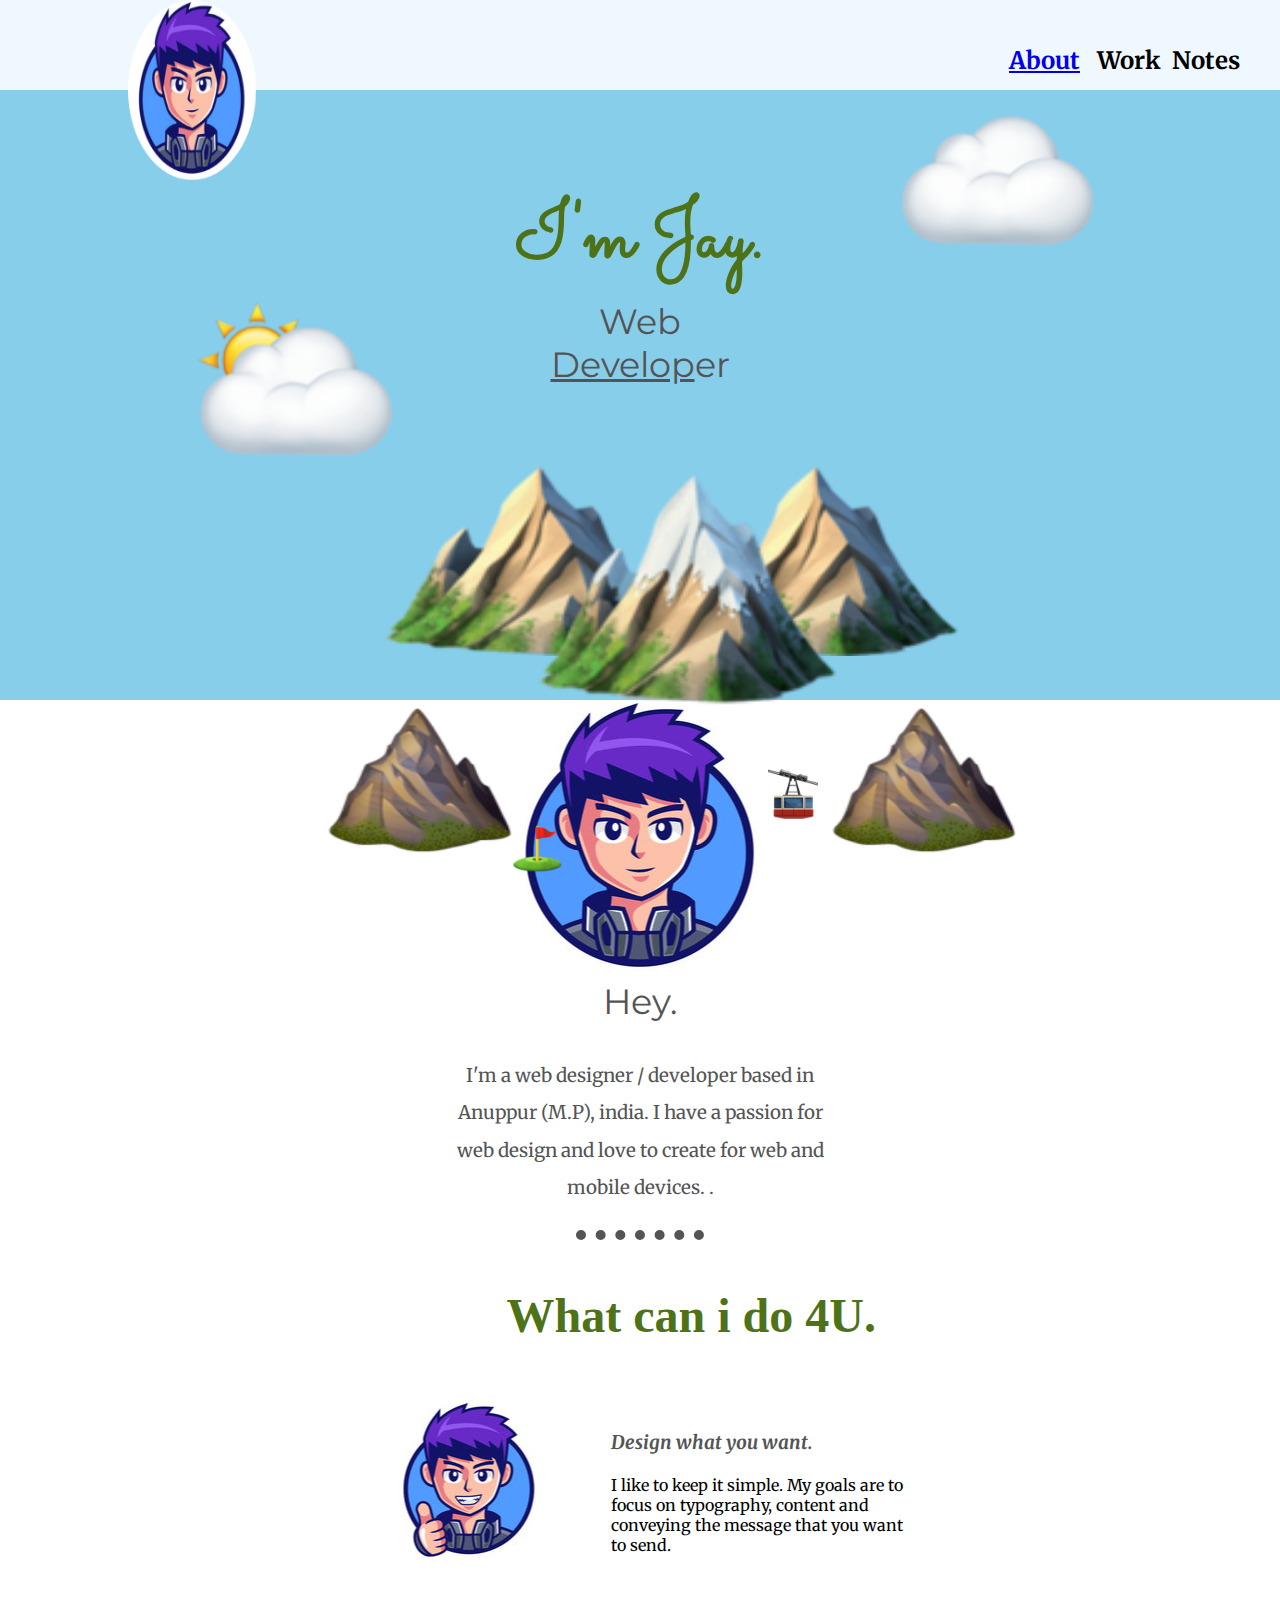
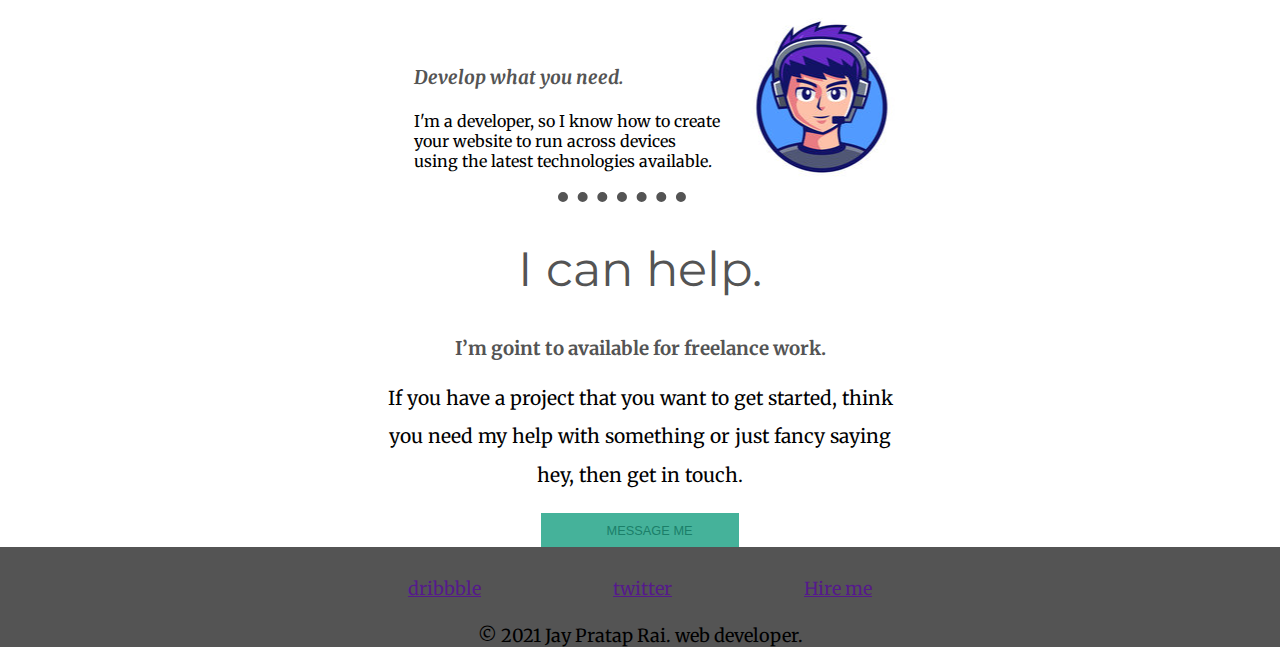
<file: index.html>
<!DOCTYPE html>
<html lang="en">
    <head>
        <title> jayweb</title>
        <meta charset="UTF-8">
        <meta name="viewport" content="width=device-width, initial-scale=1">
        <link href="styles1.css" rel="stylesheet">
        <link rel="icon" href="favicon.ico">
        <link href="https://fonts.googleapis.com/css?family=merriweather|montserrat|sacramento" rel="stylesheet">
    </head>
   <body>
     
        <div class="container1">
          
            <img class="cloud1" src="image/cloud_2601-fe0f.png">
           <div class="mainname">
              <h1> I'm Jay.</h1>
            <h2>Web <scan class="develop">Develop</scan>er </h2>
          </div>
          <img class="suncloud" src="image/sun-behind-large-cloud_1f325-fe0f.png">
            <img class="cloud2"src="image/cloud_2601-fe0f.png">
            <img class="rockmon"src="image/mountain_26f0-fe0f (1).png"><img class="rockmont"src="image/mountain_26f0-fe0f (1).png">
            <img class="goodmon " src="image/mountain_26f0-fe0f.png"> <img class="goodmont" src="image/mountain_26f0-fe0f.png">
             <img class="snowmon" src="image/snow-capped-mountain_1f3d4-fe0f.png">
             <img  class="mcable"src="image/mountain-cableway_1f6a0.png"> <img class="hflag"src="image/flag-in-hole_26f3.png" alt="">
              
        </div> <div class="container2">
            <div class="profile">
              <img src="image/circle-cropped (2).png" alt="">
              <h2> Hey.</h2>
              <h3 class="profilep" > I'm a web designer / developer based in Anuppur (M.P), india. I have a passion for web design and love to create for web and mobile devices. .</h3>
            </div>  

             <hr>
            <div class="container3">
              <h1 class="what">What can i do 4U.</h1>
              
              <div class="skill-row">
                <img class="sk" src="image/circle-cropped (4).png" alt="">
                <div class="frontendD">
                  <h3><em>Design what you want.</em></h3>
                  <h4 class="frontendDS" >I like to keep it simple. My goals are to focus on typography, content and conveying the message that you want to send.</p>
                </div>
                <br><br>
                </div>
              <div class="skill-row2">
               <img class="rk" src="image/circle-cropped (3).png" alt="">
                <div class="frontendR">
                  <h3><em>Develop what you need.</em></h3>
                  <h4 class="frontendRS">I'm a developer, so I know how to create your website to run across devices using the latest technologies available.</p>
                </div>
              </div>

            </div>
            <hr class="h2r">
            <br>
            <div class="contactme">
              <h2 class="help">I can help.</h2>
              <h3>I’m goint to available for freelance work.</h3>
              <h4 class="helps">If you have a project that you want to get started, think you need my help with something or just fancy saying hey, then get in touch.</h4>
              <a class="btn" href="mailto:jayprataprai6099@gmail.com"> MESSAGE ME</a>
            </div>
            <div class="last">
             <div class="as"><a class="dribbble" href="">dribbble</a>
             <a class="twitter" href="">twitter</a>
             <a class="Hire me" href="">Hire me</a>
             <h4>© 2021 Jay Pratap Rai. web developer.</h4>
            </div></div>
          </div>

          <div class="head">
            <img  class="headimg"src="image/circle-cropped (2).png" alt="">
            <a  class="About" href="about.html" alt="">About</a>
           
            <a class="Work"herf="" alt="">Work</a>
            <a class="Notes" herf="" alt="">Notes</a>
           </div>

    </body>
</html>
</file>
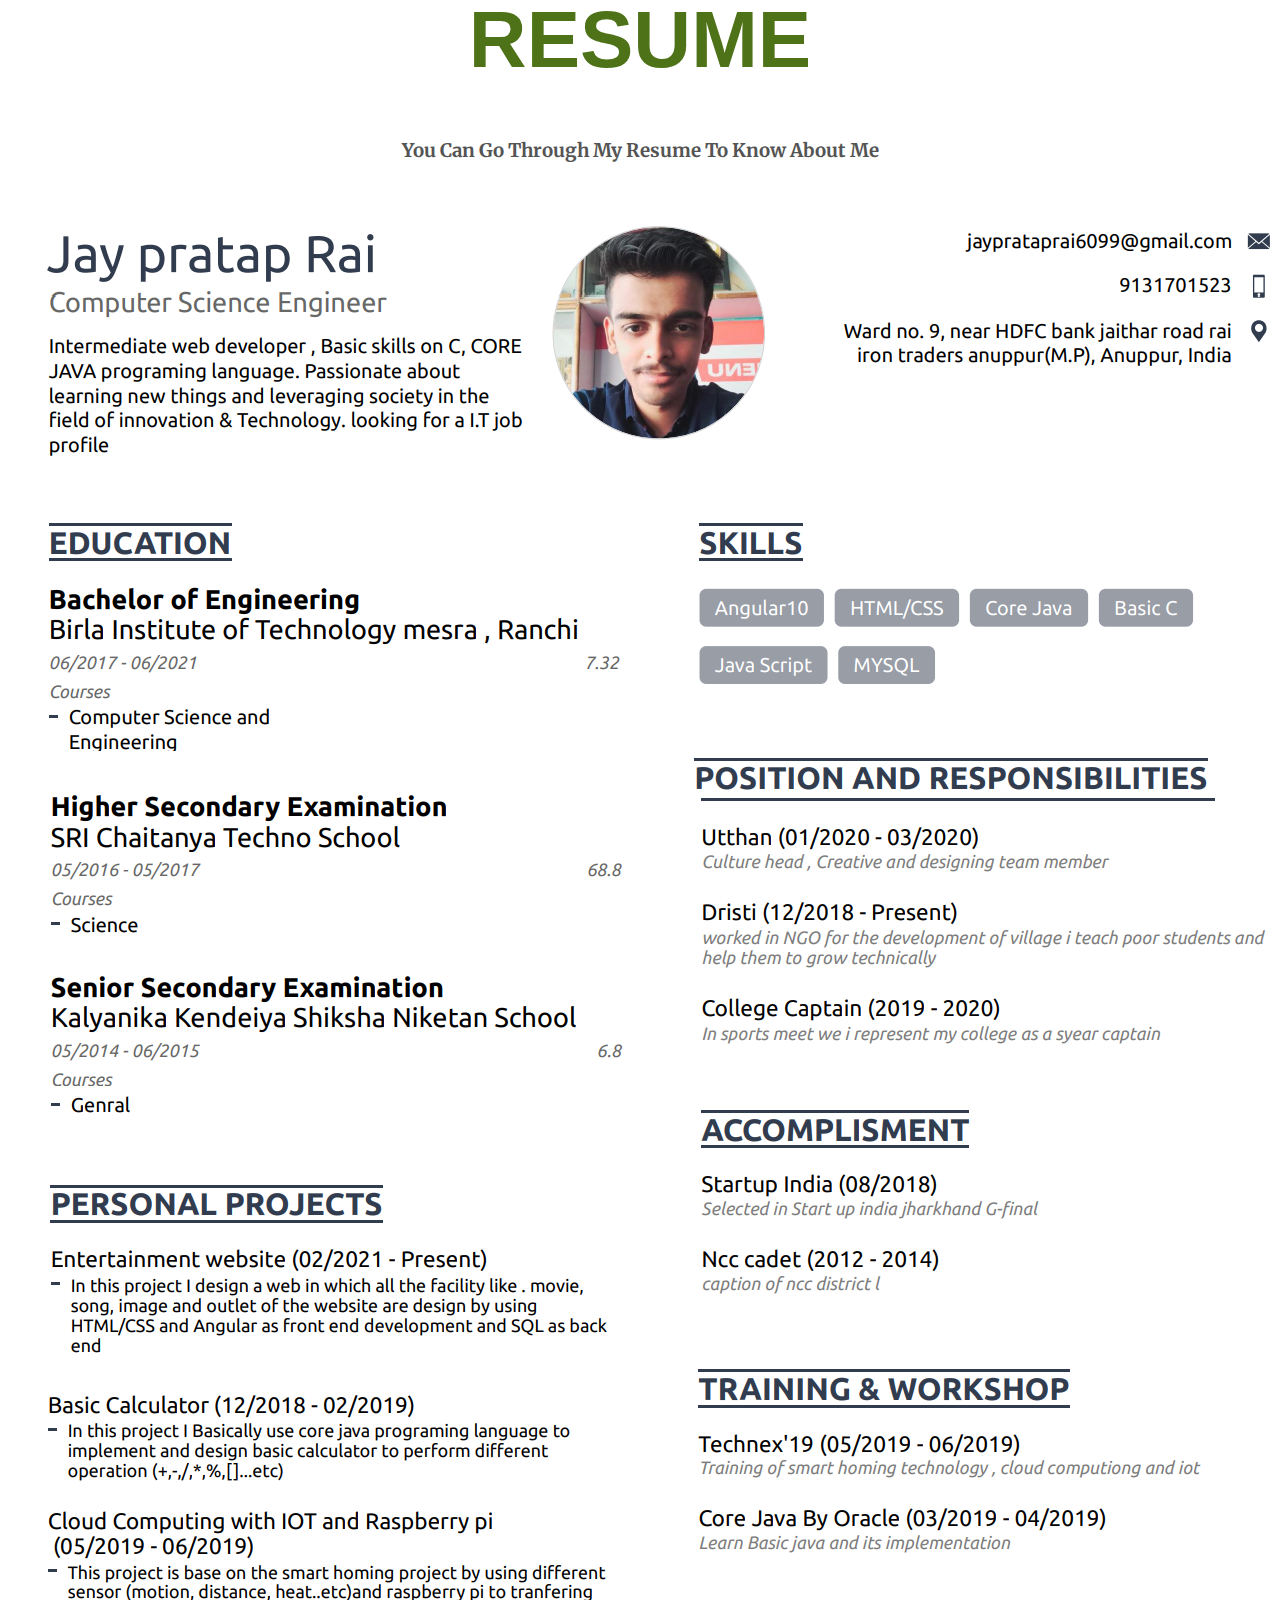
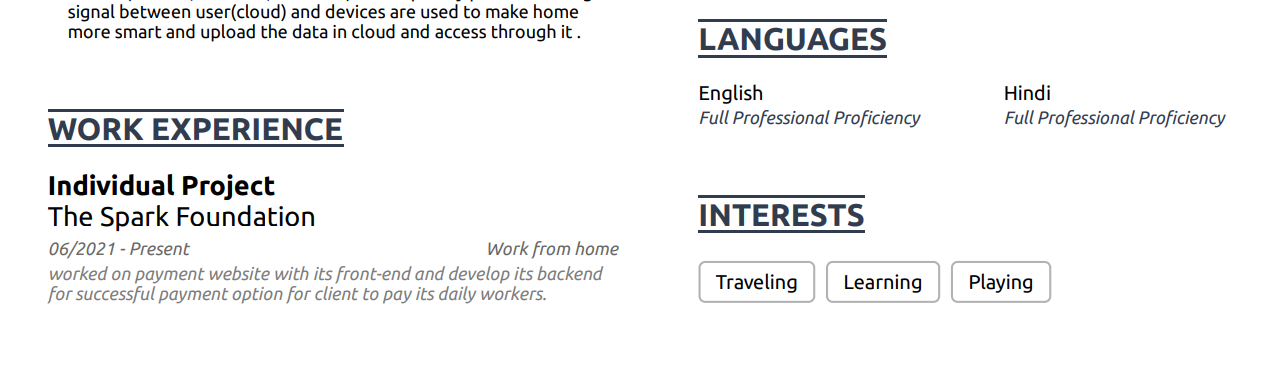
<file: about.html>
<!DOCTYPE html>
<html lang="en">
    <head>
        <title> about </title>
        <meta charset="UTF-8">
        <meta name="viewport" content="width=device-width, initial-scale=1">
        <link href="https://fonts.googleapis.com/css?family=merriweather|montserrat|sacramento" rel="stylesheet">
        <link rel="stylesheet" href="styles1.css">
        <link rel="icon" href="favicon.ico">
        
    </head>
    <body> 
        <h1 class="h"> RESUME</h1>
        <h3>You Can Go Through My Resume To Know About Me </h3>
       <div class="resume">
           <img class="restop" src="image/restop.png">
        <img class="resmid" src="image/resmid.png">
        <img class="resbot" src="image/resbot.png">
    </div> 
    </body>
</html>
</file>
<file: styles1.css>
body{
    margin: 0%;
    text-align: center;
    font-family: 'merriweather',serif;
}.head{ 
     background-color: aliceblue ;
      height: 10%; width: 100%;
       position: fixed; top: 0%; 
    }
    .headimg{
        position: absolute;
        left: 20%; 
        height: 200%; width: 10%; 
        position: absolute; left: 10%;
    }
    .Notes:hover{color: brown;}
    .Work:hover{color: rgb(133, 65, 65);}
    .About:hover{color: rgb(141, 70, 70);}
    .Notes{
        font-size:x-large ;
        font-weight: bold;
        position: absolute;
        right: 40px; top: 50%;
    } .Work{
        font-size:x-large ;
        font-weight: bold;
        position: absolute;
        right: 120px; top: 50%;
    } .About{
        font-size:x-large ;
        font-weight: bold;
        position: absolute;
        right: 200px; top: 50%;
    }
.container1{
    background-color: skyblue;
    height: 700px; width: 100%;
    margin: 0;
}
.container3{ 
   padding-left: 20%;
     width: 60%;
    margin: auto;
    
}.frontendD{ 
    
   position:relative;
    top:30px;
    left: 60px;
    text-align: left;
   width: 60%;
}
.sk{
    float: left;
}
.skill-row2{
   padding-top: 8%;
}
.rk{ position: relative;
    bottom: 30px;
    right: 250px; 
       float: right;
}
.frontendR{ 
    position:relative;
    left:30px;
     text-align: left;
    width: 40%;
 }
.cloud1{
    position: relative;
    display: block;
     left: 70%; top: 12%;
 height: 200px; width: 200px;
}.suncloud{
    position: absolute;
    left: 15%; top: 30%;
height: 200px; width: 200px;
}
.cloud2{
    position: absolute;
     left: 46%; top: 60%;
 height: 200px; width: 200px;
}
hr{border-style: none; 
    border-top-style:dotted ;
    margin: auto;
    width: 10%;
    border-width: 10px;
    color: #545454;   
}
.h2r{
    position:relative;
   left: 10%;
   
}
/*h1{
    display: inline-block;
    position: absolute;
    left:50%; top: 30%;
}
h2{
    display: inline-block;
    position: absolute;
    left:48%; top: 40%;
}*/.develop{
    text-decoration: underline;
}.profile{
    line-height: 2;
    margin: auto;
    height: 500px; width: 100%;
     padding-bottom: 30px;
}
.profilep{
    line-height: 2;
    font-weight: normal;
    width: 30%;
    margin: auto;
}
.what{
    font-size: 300%;
    font-family: serif;
    width: 50%;
    padding-right: 20%; padding-bottom: 10px; padding-top: 60px;
} 
h1{ font-family: 'sacramento',cursive;
    font-size: 500%;
    width: 40%;
    line-height: 1.5;
    margin: 0 auto 0 auto;
    position: relative;
    bottom: 20px;
    color:  rgb(78, 114, 24);
}
h2{ font-family: 'montserrat',sans-serif;
    font-size: 35px;
    width: 20%;
    margin: 0 auto 0 auto;
    position: relative;
    bottom: 20px;
    font-weight: normal;
    color:  #545454;
    
}
h3{   color:  #545454;
}
h4{
font-weight: normal;

}    

.snowmon{
    position: absolute;
    left: 42%;
    height:300px;width: 300px;
}
.goodmon{
    position: absolute;
    left: 30%; 
    height:250px;width: 300px;
}.goodmont{
    position: absolute;
    right: 25%; 
    height:250px;width: 300px;
}
.rockmon{
    position: absolute;
    left: 25%;bottom: 5%;
    height:150px;width: 200px; 
}
.rockmont{
    position: absolute;
    right: 20%; bottom: 5%;
    height:150px;width: 200px; 
}
.mcable{
    position: absolute;
    left: 60%; bottom: 9%;
    height:50px;width: 50px; 
}
.hflag{
    position: absolute;
    left: 40%; bottom: 3%;
    height:50px;width: 50px; 
} 
.contactme{ 
 margin-top: 3%;
 
}
.help{
   font-size: 300%;
}.helps{ margin: auto;
    font-size: 120%; 
    line-height: 2;
     width: 40%;
}
.btn{   width: 10%;
     font-size: .8em;
    text-align: center;
    display: block;
    position: relative;
    background: #45b29a;
    padding: .75em 2em .75em 3.5em;
    color: #1b7f69;
    text-decoration: none;
    margin: 1.5em auto 0;
    font-weight: 400;
    border: 0;
    font-family: brandon-grotesque,HelveticaNeue-Light,"Helvetica Neue Light","Helvetica Neue",Helvetica,Arial,"Lucida Grande",sans-serif;
    text-transform: uppercase
}
.btn:hover{
    background-color: gold;
} .last{ 
    height: 100px;width: 100%;
    background-color: #545454;  
} .as{
    position: relative; top: 30%;
    font-size:large;
}.twitter{
    margin: 0 10% 0 10%; 
}.resume{
    height: 100%; width: 50%;
}.resmid{
    position: relative; bottom: 500%;
}.h{
    font-family: sans-serif;
}
</file>
